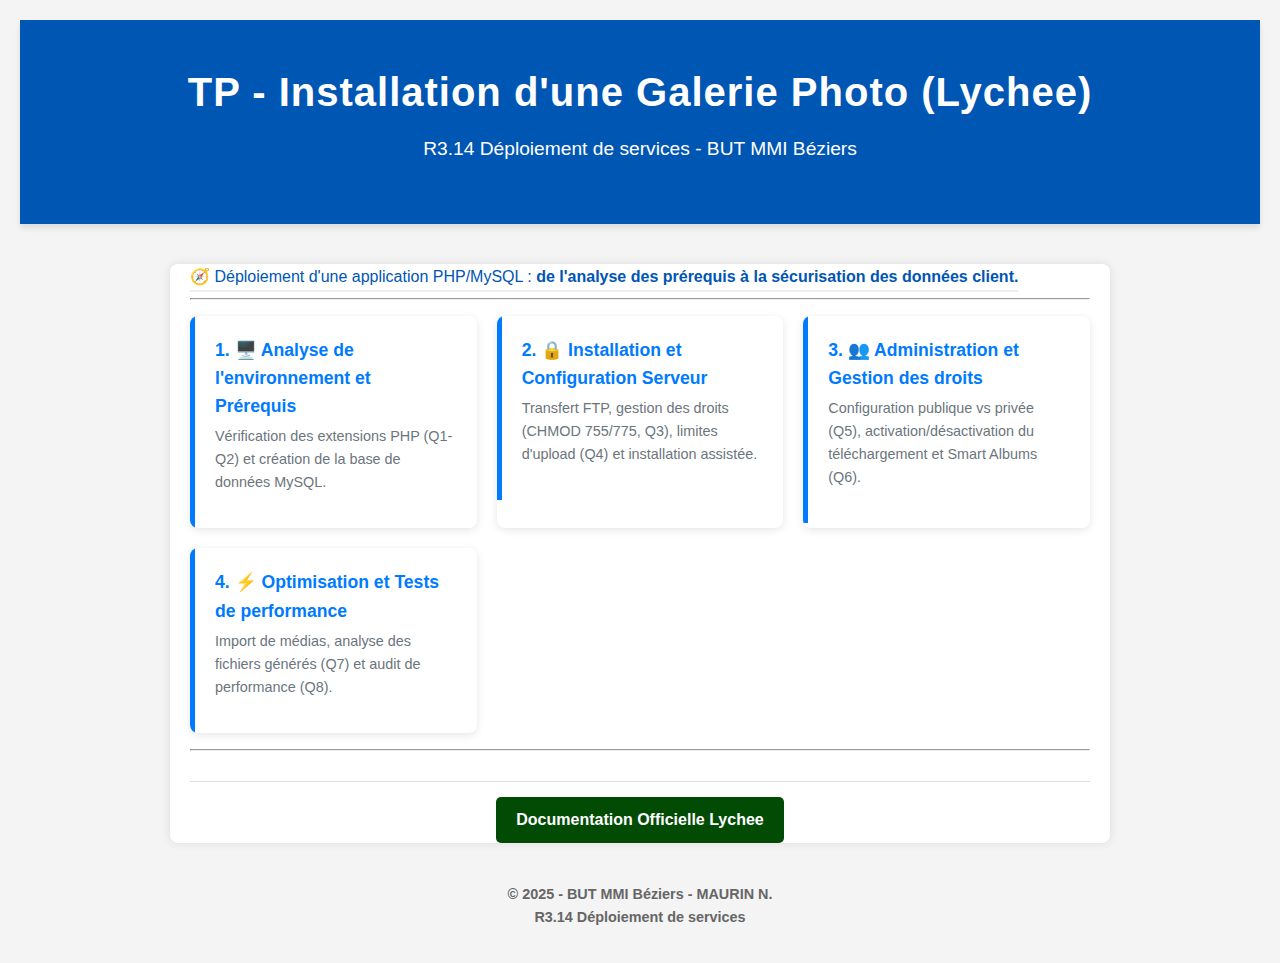
<file: index.html>
<!DOCTYPE html>
<html lang="fr">
  <head>
    <meta charset="UTF-8" />
    <meta name="viewport" content="width=device-width, initial-scale=1.0" />
    <title>TP - Galerie Photo Lychee (R3.14)</title>
    <link rel="stylesheet" href="style.css" />
  </head>
  <body>
    <header class="header">
      <h1>TP - Installation d'une Galerie Photo (Lychee)</h1>
      <p>R3.14 Déploiement de services - BUT MMI Béziers</p>
    </header>

    <div class="container">
      <page2
        >🧭 Déploiement d'une application PHP/MySQL : <strong>de l'analyse des prérequis
        à la sécurisation des données client.</page2
      >
      <hr />

      <ul class="nav-menu">
        <li>
          <a href="page_1.html">
            <p class="menu-title">
              1. 🖥️ Analyse de l'environnement et Prérequis
            </p>
            <p class="menu-subtitle">
              Vérification des extensions PHP (Q1-Q2) et création de la base de
              données MySQL.
            </p>
          </a>
        </li>
        <li>
          <a href="page_2.html">
            <p class="menu-title">
              2. 🔒 Installation et Configuration Serveur
            </p>
            <p class="menu-subtitle">
              Transfert FTP, gestion des droits (CHMOD 755/775, Q3), limites
              d'upload (Q4) et installation assistée.
            </p>
          </a>
        </li>
        <li>
          <a href="page_3.html">
            <p class="menu-title">3. 👥 Administration et Gestion des droits</p>
            <p class="menu-subtitle">
              Configuration publique vs privée (Q5), activation/désactivation du
              téléchargement et Smart Albums (Q6).
            </p>
          </a>
        </li>
        <li>
          <a href="page_4.html">
            <p class="menu-title">4. ⚡ Optimisation et Tests de performance</p>
            <p class="menu-subtitle">
              Import de médias, analyse des fichiers générés (Q7) et audit de
              performance (Q8).
            </p>
          </a>
        </li>
      </ul>

      <hr />

      <div class="exemple-menu">
        <a href="https://lycheeorg.dev/docs/" target="_blank">
          Documentation Officielle Lychee
        </a>
      </div>
    </div>

    <footer>
      <p style="text-align: center; font-size: 0.9em; color: #666">
        © 2025 - BUT MMI Béziers - MAURIN N.
        <br />R3.14 Déploiement de services
      </p>
    </footer>
  </body>
</html>
</file>
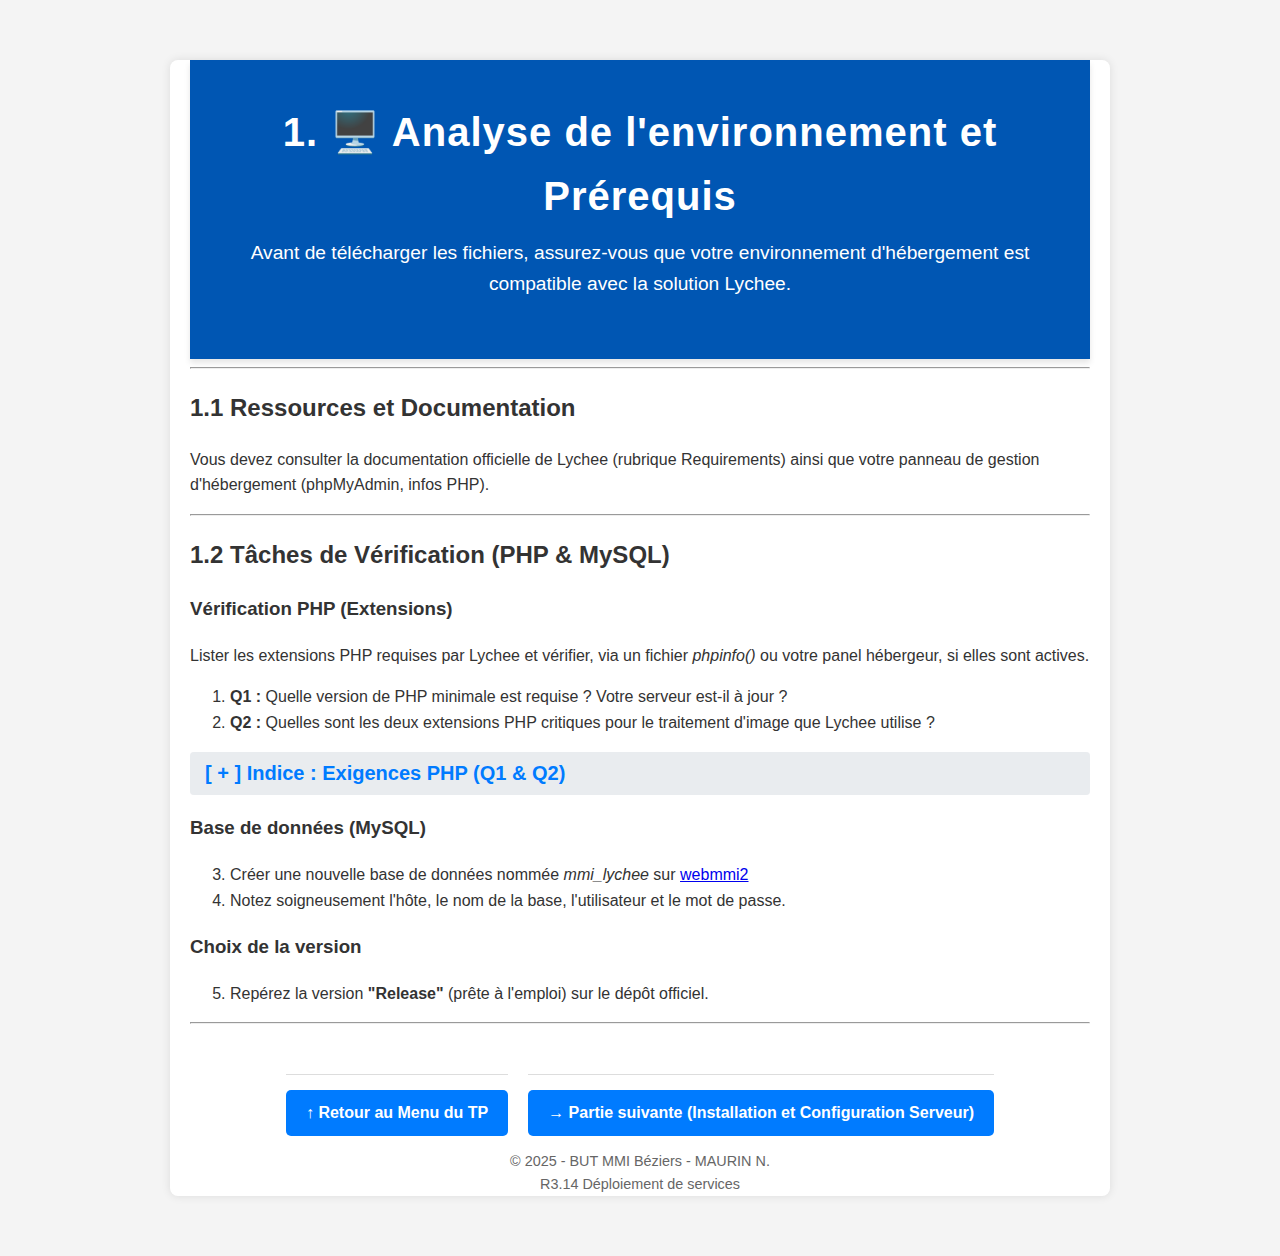
<file: page_1.html>
<!DOCTYPE html>
<html lang="fr">
  <head>
    <meta charset="UTF-8" />
    <meta name="viewport" content="width=device-width, initial-scale=1.0" />
    <title>TP Lychee - 1. Analyse de l'environnement et Prérequis</title>
    <link rel="stylesheet" href="style.css" />
  </head>
  <body>
    <div class="container">
      <header class="header">
        <h1>1. 🖥️ Analyse de l'environnement et Prérequis</h1>
        <p>
          Avant de télécharger les fichiers, assurez-vous que votre
          environnement d'hébergement est compatible avec la solution Lychee.
        </p>
      </header>

      <hr />

      <section id="resources">
        <h2>1.1 Ressources et Documentation</h2>
        <p>
          Vous devez consulter la documentation officielle de Lychee (rubrique
          Requirements) ainsi que votre panneau de gestion d'hébergement
          (phpMyAdmin, infos PHP).
        </p>
      </section>

      <hr />

      <section id="php-db">
        <h2>1.2 Tâches de Vérification (PHP & MySQL)</h2>

        <h3>Vérification PHP (Extensions)</h3>
        <p>
          Lister les extensions PHP requises par Lychee et vérifier, via un
          fichier <em>phpinfo()</em> ou votre panel hébergeur, si elles sont
          actives.
        </p>
        <ol>
          <li>
            <strong>Q1 :</strong> Quelle version de PHP minimale est requise ?
            Votre serveur est-il à jour ?
          </li>
          <li>
            <strong>Q2 :</strong> Quelles sont les deux extensions PHP critiques
            pour le traitement d'image que Lychee utilise ?
          </li>
        </ol>

        <div class="code-step">
          <button class="toggle-button-code" onclick="toggleCode(this)">
            [ + ] Indice : Exigences PHP (Q1 & Q2)
          </button>
          <div class="code-content">
            <p>
              Consultez la documentation de Lychee. La version PHP minimale est
              généralement indiquée, et les extensions graphiques sont souvent
              <strong>GD</strong> et/ou <strong>Imagick</strong>. Vous pouvez
              vérifier leur statut dans votre <em>phpinfo()</em>.
            </p>
            <pre><code># Exemple de vérification (via un fichier phpinfo.php)
&lt;?php
  // Regardez si les sections GD et/ou Imagick sont actives.
  phpinfo(); 
?&gt;</code></pre>
          </div>
        </div>

        <h3>Base de données (MySQL)</h3>
        <ol start="3">
          <li>
            Créer une nouvelle base de données nommée <em>mmi_lychee</em> sur
            <a href="https://web-mmi2.iutbeziers.fr/my" target="_blank"
              >webmmi2
            </a>
          </li>
          <li>
            Notez soigneusement l'hôte, le nom de la base, l'utilisateur et le
            mot de passe.
          </li>
        </ol>

        <h3>Choix de la version</h3>
        <ol start="5">
          <li>
            Repérez la version <strong>"Release"</strong> (prête à l'emploi) sur
            le dépôt officiel.
          </li>
        </ol>
      </section>

      <hr />

      <div class="menu-buttons">
        <div class="back-to-menu">
          <a href="index.html">↑ Retour au Menu du TP</a>
        </div>
        <div class="back-to-menu">
          <a href="page_2.html"
            >→ Partie suivante (Installation et Configuration Serveur)</a
          >
        </div>
      </div>

      <footer>
        <p style="text-align: center; font-size: 0.9em; color: #666">
          © 2025 - BUT MMI Béziers - MAURIN N.
          <br />R3.14 Déploiement de services
        </p>
      </footer>
    </div>
    <script src="script.js"></script>
  </body>
</html>
</file>
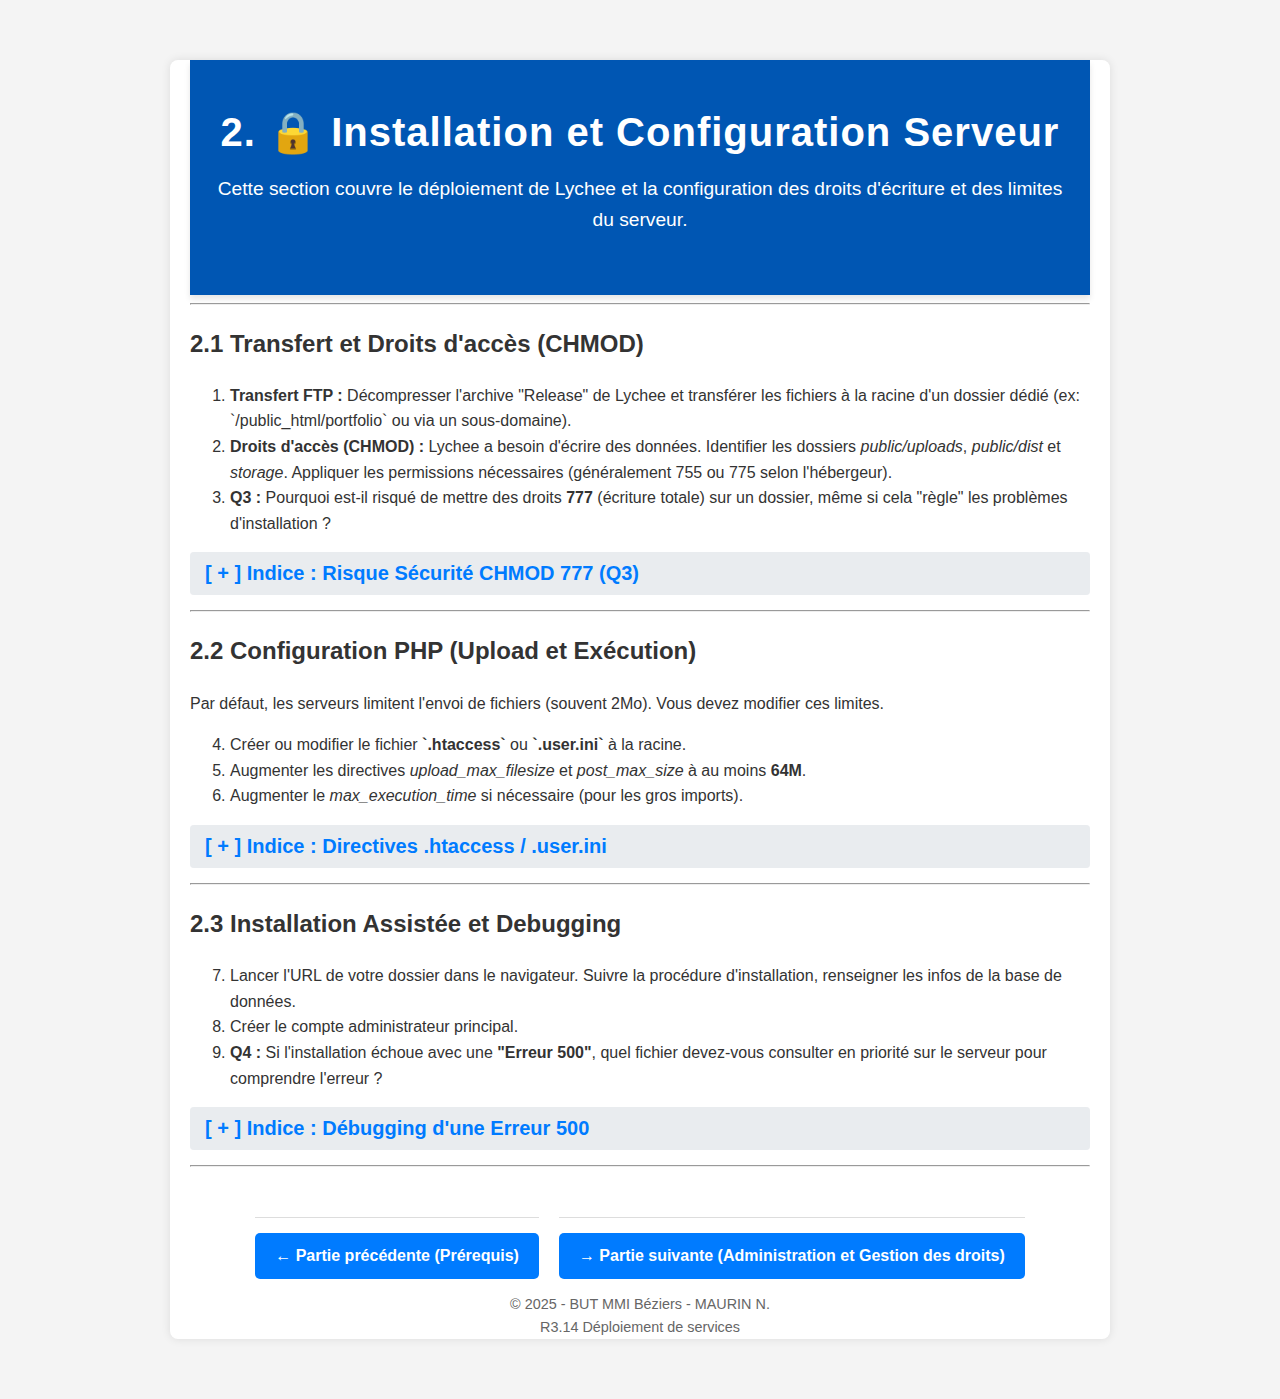
<file: page_2.html>
<!DOCTYPE html>
<html lang="fr">
  <head>
    <meta charset="UTF-8" />
    <meta name="viewport" content="width=device-width, initial-scale=1.0" />
    <title>TP Lychee - 2. Installation et Configuration Serveur</title>
    <link rel="stylesheet" href="style.css" />
  </head>
  <body>
    <div class="container">
      <header class="header">
        <h1>2. 🔒 Installation et Configuration Serveur</h1>
        <p>
          Cette section couvre le déploiement de Lychee et la configuration des
          droits d'écriture et des limites du serveur.
        </p>
      </header>

      <hr />

      <section id="deployment">
        <h2>2.1 Transfert et Droits d'accès (CHMOD)</h2>
        <ol>
          <li><strong>Transfert FTP :</strong> Décompresser l'archive "Release" de Lychee et
            transférer les fichiers à la racine d'un dossier dédié (ex:
            `/public_html/portfolio` ou via un sous-domaine).
          </li>
          <li><strong>Droits d'accès (CHMOD) :</strong> Lychee a besoin d'écrire des données.
            Identifier les dossiers <em>public/uploads</em>, <em>public/dist</em> et
            <em>storage</em>. Appliquer les permissions nécessaires (généralement
            755 ou 775 selon l'hébergeur).
          </li>
          <li>
            <strong>Q3 :</strong> Pourquoi est-il risqué de mettre des droits
            <strong>777</strong>
            (écriture totale) sur un dossier, même si cela "règle" les problèmes
            d'installation ?
          </li>
        </ol>

        <div class="code-step">
          <button class="toggle-button-code" onclick="toggleCode(this)">
            [ + ] Indice : Risque Sécurité CHMOD 777 (Q3)
          </button>
          <div class="code-content">
            <p>
              <strong>Rappel :</strong> <em>777</em> signifie que <strong>tout le monde</strong> (Propriétaire,
              Groupe, et Autres/Internet) a le droit de lire, écrire et
              exécuter.
            </p>
            <p>
              <strong>Réflexion :</strong> Si un attaquant parvient à téléverser un fichier
              malveillant (script PHP) dans un dossier en 777, le serveur pourra
              l'exécuter.
            </p>
          </div>
        </div>
      </section>

      <hr />

      <section id="config-php">
        <h2>2.2 Configuration PHP (Upload et Exécution)</h2>
        <p>
          Par défaut, les serveurs limitent l'envoi de fichiers (souvent 2Mo).
          Vous devez modifier ces limites.
        </p>
        <ol start="4">
          <li>
            Créer ou modifier le fichier <strong>`.htaccess`</strong> ou <strong>`.user.ini`</strong> à la
            racine.
          </li>
          <li>
            Augmenter les directives <em>upload_max_filesize</em> et
            <em>post_max_size</em> à au moins <strong>64M</strong>.
          </li>
          <li>
            Augmenter le <em>max_execution_time</em> si nécessaire (pour les gros
            imports).
          </li>
        </ol>

        <div class="code-step">
          <button class="toggle-button-code" onclick="toggleCode(this)">
            [ + ] Indice : Directives .htaccess / .user.ini
          </button>
          <div class="code-content">
            <p>
              Les directives PHP à ajouter dans votre fichier de configuration :
            </p>
            <pre><code>php_value upload_max_filesize 64M
php_value post_max_size 64M
php_value max_execution_time 300</code></pre>
          </div>
        </div>
      </section>

      <hr />

      <section id="assisted-install">
        <h2>2.3 Installation Assistée et Debugging</h2>
        <ol start="7">
          <li>
            Lancer l'URL de votre dossier dans le navigateur. Suivre la
            procédure d'installation, renseigner les infos de la base de
            données.
          </li>
          <li>Créer le compte administrateur principal.</li>
          <li>
            <strong>Q4 :</strong> Si l'installation échoue avec une <strong>"Erreur 500"</strong>, quel
            fichier devez-vous consulter en priorité sur le serveur pour
            comprendre l'erreur ?
          </li>
        </ol>

        <div class="code-step">
          <button class="toggle-button-code" onclick="toggleCode(this)">
            [ + ] Indice : Débugging d'une Erreur 500
          </button>
          <div class="code-content">
            <p>
              Une Erreur 500 côté PHP est généralement causée par des erreurs de
              syntaxe dans <em>.htaccess</em> ou un problème de droits/version PHP. Le
              fichier à consulter en priorité est le **fichier de logs**
              d'erreurs du serveur Web (souvent appelé <em>error.log</em> ou
              <em>logs/apache_error.log</em> si vous utilisez Apache).
            </p>
          </div>
        </div>
      </section>

      <hr />

      <div class="menu-buttons">
        <div class="back-to-menu">
          <a href="page_1.html">← Partie précédente (Prérequis)</a>
        </div>
        <div class="back-to-menu">
          <a href="page_3.html"
            >→ Partie suivante (Administration et Gestion des droits)</a
          >
        </div>
      </div>

      <footer>
      <p style="text-align: center; font-size: 0.9em; color: #666">
        © 2025 - BUT MMI Béziers - MAURIN N.
        <br />R3.14 Déploiement de services
      </p>
    <script src="script.js"></script>
  </body>
</html>
</file>
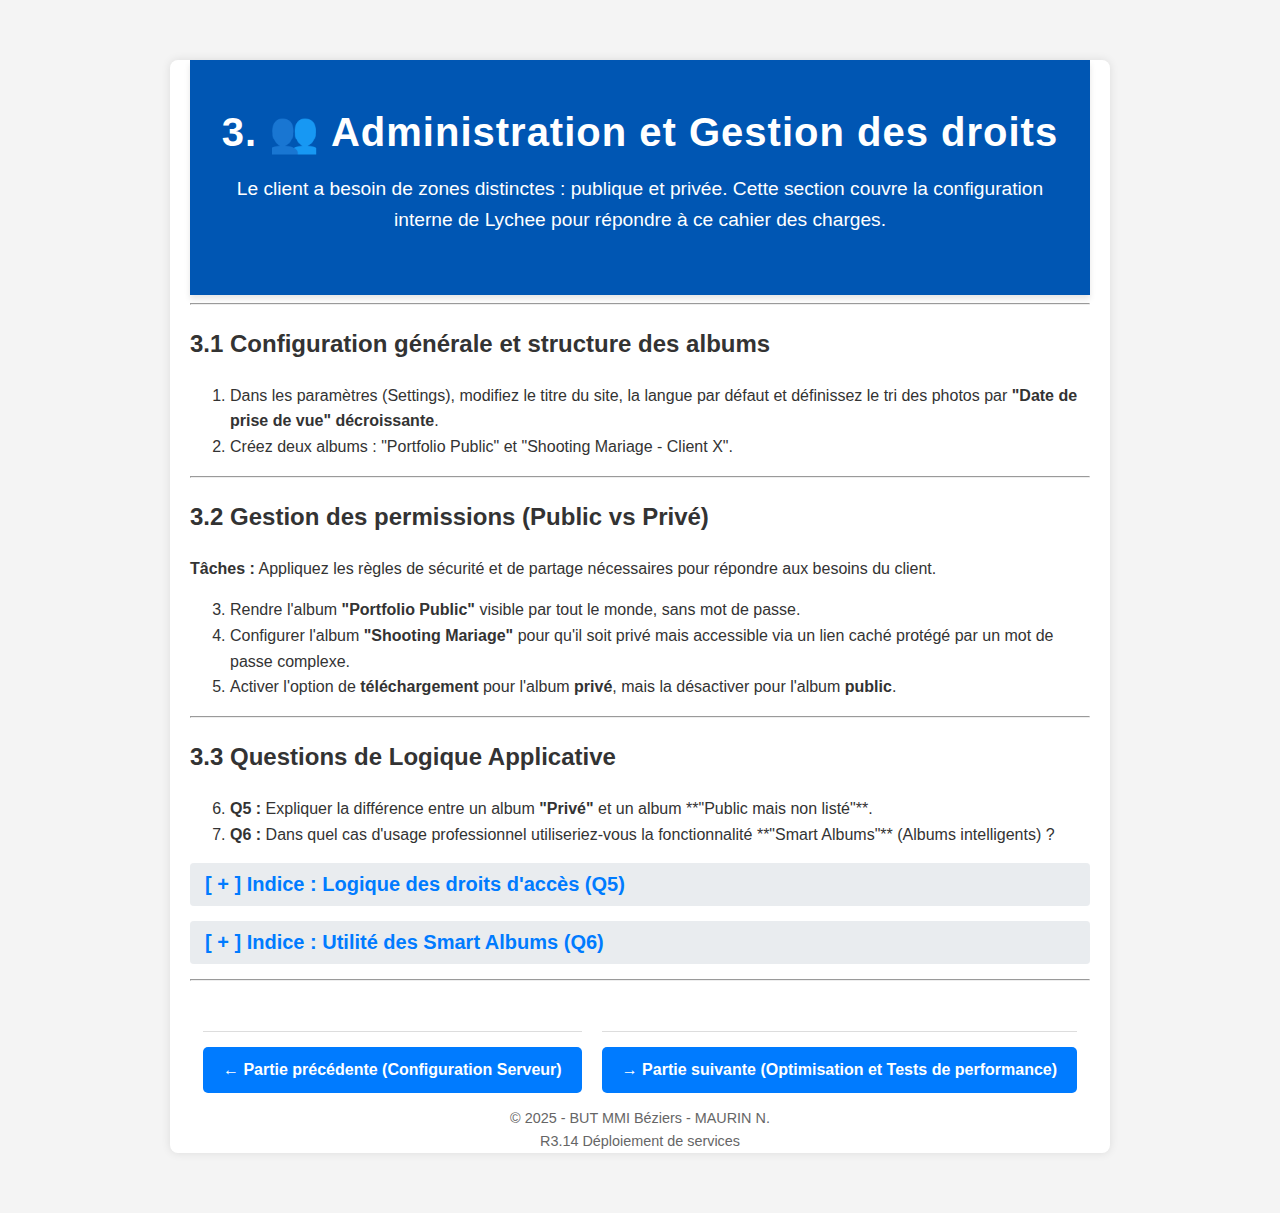
<file: page_3.html>
<!DOCTYPE html>
<html lang="fr">
  <head>
    <meta charset="UTF-8" />
    <meta name="viewport" content="width=device-width, initial-scale=1.0" />
    <title>TP Lychee - 3. Administration et Gestion des droits</title>
    <link rel="stylesheet" href="style.css" />
  </head>
  <body>
    <div class="container">
      <header class="header">
        <h1>3. 👥 Administration et Gestion des droits</h1>
        <p>
          Le client a besoin de zones distinctes : publique et privée. Cette
          section couvre la configuration interne de Lychee pour répondre à ce
          cahier des charges.
        </p>
      </header>

      <hr />

      <section id="general-config">
        <h2>3.1 Configuration générale et structure des albums</h2>
        <ol>
          <li>
            Dans les paramètres (Settings), modifiez le titre du site, la langue
            par défaut et définissez le tri des photos par
            <strong>"Date de prise de vue" décroissante</strong>.
          </li>
          <li>
            Créez deux albums : "Portfolio Public" et "Shooting Mariage - Client
            X".
          </li>
        </ol>
      </section>

      <hr />

      <section id="permissions-config">
        <h2>3.2 Gestion des permissions (Public vs Privé)</h2>
        <p>
          <strong>Tâches :</strong> Appliquez les règles de sécurité et de
          partage nécessaires pour répondre aux besoins du client.
        </p>
        <ol start="3">
          <li>
            Rendre l'album <strong>"Portfolio Public"</strong> visible par tout
            le monde, sans mot de passe.
          </li>
          <li>
            Configurer l'album <strong>"Shooting Mariage"</strong> pour qu'il
            soit privé mais accessible via un lien caché protégé par un mot de
            passe complexe.
          </li>
          <li>
            Activer l'option de <strong>téléchargement</strong> pour l'album
            <strong>privé</strong>, mais la désactiver pour l'album
            <strong>public</strong>.
          </li>
        </ol>
      </section>

      <hr />

      <section id="questions-logic">
        <h2>3.3 Questions de Logique Applicative</h2>
        <ol start="6">
          <li>
            <strong>Q5 :</strong> Expliquer la différence entre un album
            <strong>"Privé"</strong> et un album **"Public mais non listé"**.
          </li>
          <li>
            <strong>Q6 :</strong> Dans quel cas d'usage professionnel
            utiliseriez-vous la fonctionnalité **"Smart Albums"** (Albums
            intelligents) ?
          </li>
        </ol>

        <div class="code-step">
          <button class="toggle-button-code" onclick="toggleCode(this)">
            [ + ] Indice : Logique des droits d'accès (Q5)
          </button>
          <div class="code-content">
            <p>
              <strong>Privé :</strong> Seul le propriétaire (admin) peut y
              accéder en étant connecté, ou si un mot de passe est partagé. Il
              n'est jamais visible.
            </p>
            <p>
              <strong>Public mais non listé :</strong> L'album est accessible
              via son URL directe (il est public) mais il n'apparaît pas dans la
              liste des albums sur la page d'accueil de la galerie (il est caché
              aux yeux des visiteurs non informés).
            </p>
          </div>
        </div>

        <div class="code-step">
          <button class="toggle-button-code" onclick="toggleCode(this)">
            [ + ] Indice : Utilité des Smart Albums (Q6)
          </button>
          <div class="code-content">
            <p>
              Les Smart Albums (ou Albums intelligents) regroupent les photos
              automatiquement selon un critère spécifique (ex: toutes les photos
              prises en 2024, toutes les vidéos, ou les photos marquées comme
              "Favoris").
            </p>
            <p>
              <strong>Réflexion :</strong> Imaginez un photographe qui veut
              rapidement créer un portfolio temporaire basé sur ses "coups de
              cœur" sans déplacer les fichiers sources.
            </p>
          </div>
        </div>
      </section>

      <hr />

      <div class="menu-buttons">
        <div class="back-to-menu">
          <a href="page_2.html">← Partie précédente (Configuration Serveur)</a>
        </div>
        <div class="back-to-menu">
          <a href="page_4.html"
            >→ Partie suivante (Optimisation et Tests de performance)</a
          >
        </div>
      </div>

      <footer>
      <p style="text-align: center; font-size: 0.9em; color: #666">
        © 2025 - BUT MMI Béziers - MAURIN N.
        <br />R3.14 Déploiement de services
      </p>
    </div>
    <script src="script.js"></script>
  </body>
</html>
</file>
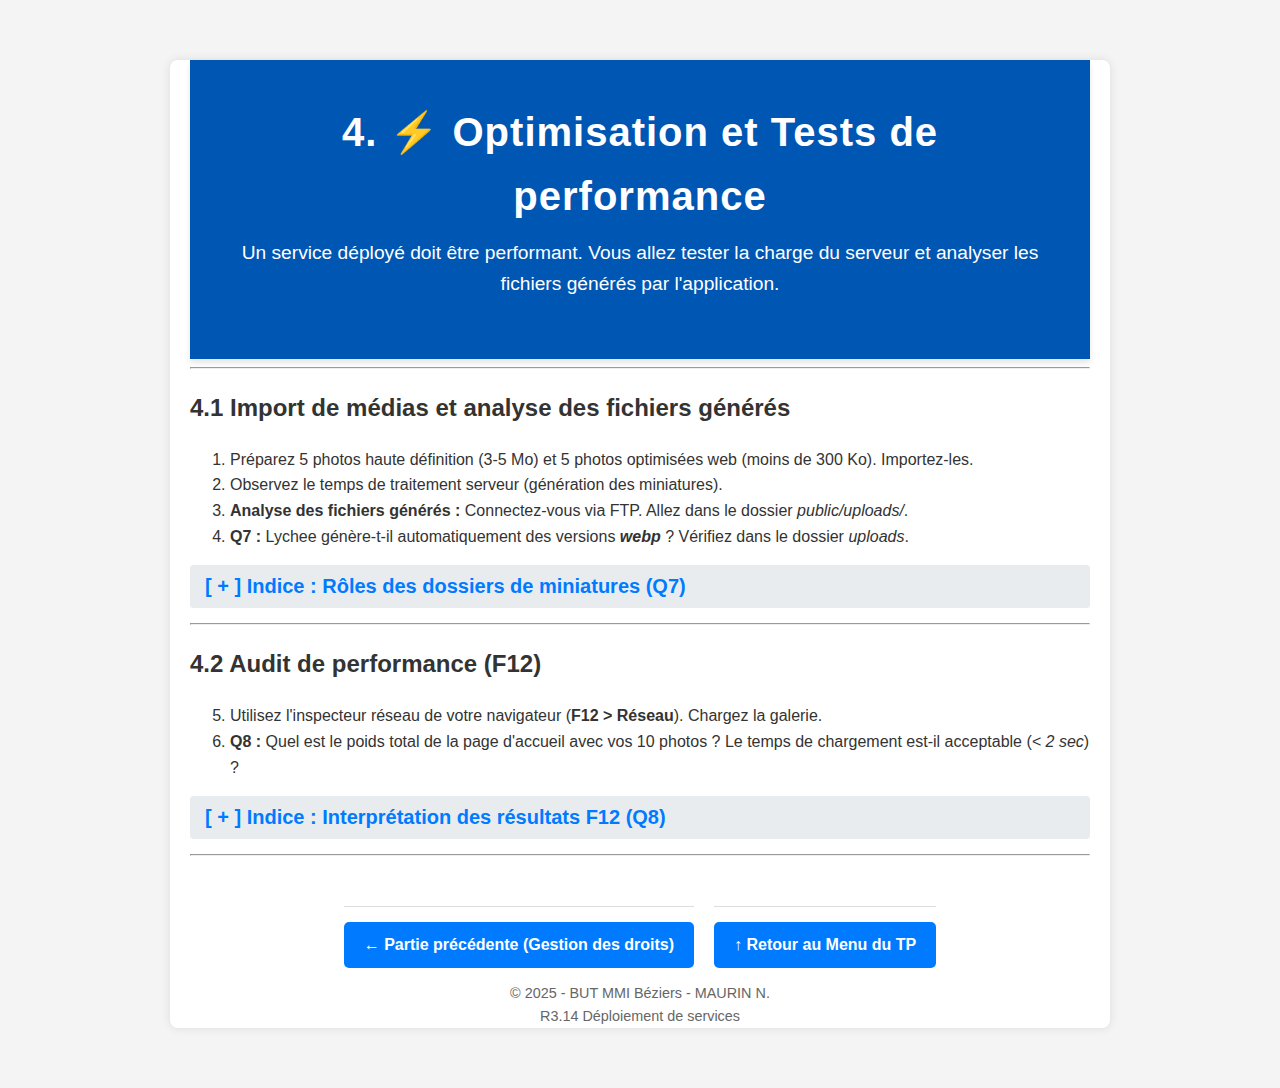
<file: page_4.html>
<!DOCTYPE html>
<html lang="fr">
  <head>
    <meta charset="UTF-8" />
    <meta name="viewport" content="width=device-width, initial-scale=1.0" />
    <title>TP Lychee - 4. Optimisation et Tests de performance</title>
    <link rel="stylesheet" href="style.css" />
  </head>
  <body>
    <div class="container">
      <header class="header">
        <h1>4. ⚡ Optimisation et Tests de performance</h1>
        <p>
          Un service déployé doit être performant. Vous allez tester la charge
          du serveur et analyser les fichiers générés par l'application.
        </p>
      </header>

      <hr />

      <section id="media-import">
        <h2>4.1 Import de médias et analyse des fichiers générés</h2>
        <ol>
          <li>
            Préparez 5 photos haute définition (3-5 Mo) et 5 photos optimisées
            web (moins de 300 Ko). Importez-les.
          </li>
          <li>
            Observez le temps de traitement serveur (génération des miniatures).
          </li>
          <li>
            <strong>Analyse des fichiers générés :</strong> Connectez-vous via
            FTP. Allez dans le dossier <em>public/uploads/</em>.
          </li>
          <li>
            <strong>Q7 :</strong> Lychee génère-t-il automatiquement des
            versions <strong><em>webp</em></strong> ? Vérifiez dans le dossier
            <em>uploads</em>.
          </li>
        </ol>

        <div class="code-step">
          <button class="toggle-button-code" onclick="toggleCode(this)">
            [ + ] Indice : Rôles des dossiers de miniatures (Q7)
          </button>
          <div class="code-content">
            <p>
              Observez comment Lychee stocke les fichiers dans les sous-dossiers
              : <em>big</em>, <em>medium</em>, <em>small</em>, <em>thumb</em>.
              L'objectif de ces dossiers est de servir la version la plus petite
              possible à l'utilisateur pour accélérer le chargement.
            </p>
            <p>
              <strong>Vérification WebP :</strong> Lychee utilise souvent des
              versions JPEG. La génération <em>webp</em> nécessite un support
              spécifique qui n'est pas toujours activé par défaut. Vérifiez
              l'extension des fichiers générés dans le dossier <em>uploads</em>.
            </p>
          </div>
        </div>
      </section>

      <hr />

      <section id="performance-audit">
        <h2>4.2 Audit de performance (F12)</h2>
        <ol start="5">
          <li>
            Utilisez l'inspecteur réseau de votre navigateur (<strong
              >F12 > Réseau</strong
            >). Chargez la galerie.
          </li>
          <li>
            <strong>Q8 :</strong> Quel est le poids total de la page d'accueil
            avec vos 10 photos ? Le temps de chargement est-il acceptable (<em
              >&lt; 2 sec</em
            >) ?
          </li>
        </ol>

        <div class="code-step">
          <button class="toggle-button-code" onclick="toggleCode(this)">
            [ + ] Indice : Interprétation des résultats F12 (Q8)
          </button>
          <div class="code-content">
            <p>
              <strong>Poids Total :</strong> La valeur "Transfer size" ou
              "Taille transférée" en bas du panneau réseau vous donne le poids
              total téléchargé.
            </p>
            <p>
              <strong>Temps de chargement :</strong> La valeur "Finish" ou
              "Terminé" vous donne le temps d'achèvement. Un bon temps de
              chargement pour un site moderne sur connexion rapide est souvent
              inférieur à 2 secondes.
            </p>
          </div>
        </div>
      </section>

      <hr />

      <div class="menu-buttons">
        <div class="back-to-menu">
          <a href="page_3.html">← Partie précédente (Gestion des droits)</a>
        </div>
        <div class="back-to-menu">
          <a href="index.html">↑ Retour au Menu du TP</a>
        </div>
      </div>

      <footer>
      <p style="text-align: center; font-size: 0.9em; color: #666">
        © 2025 - BUT MMI Béziers - MAURIN N.
        <br />R3.14 Déploiement de services
      </p>
    </div>
    <script src="script.js"></script>
  </body>
</html>
</file>
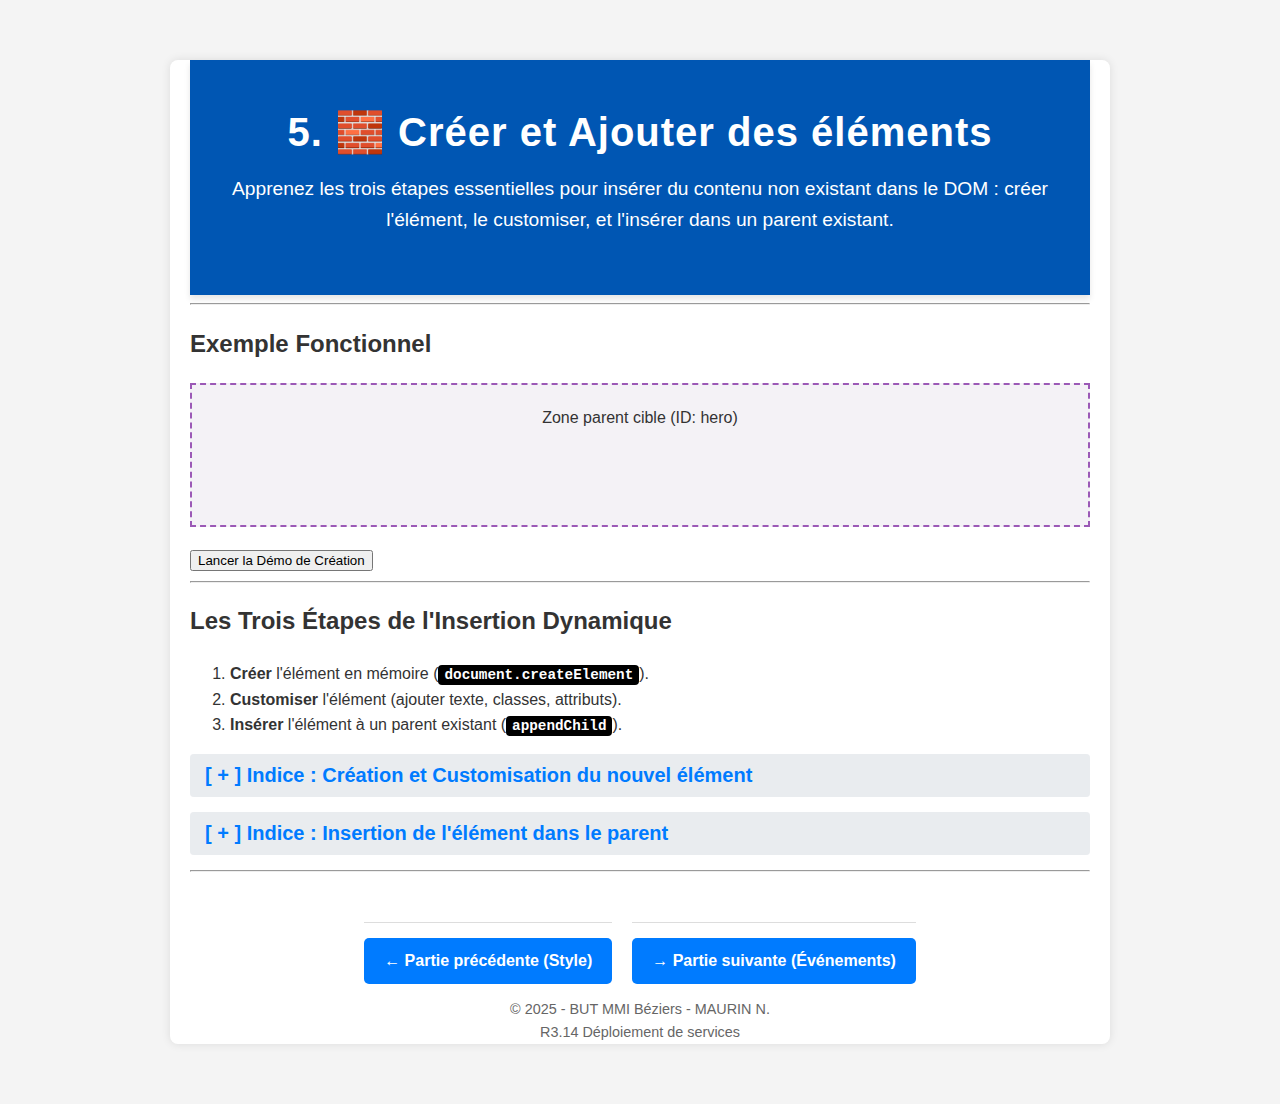
<file: page_5.html>
<!DOCTYPE html>
<html lang="fr">
  <head>
    <meta charset="UTF-8" />
    <meta name="viewport" content="width=device-width, initial-scale=1.0" />
    <title>5. Créer et Ajouter des éléments</title>
    <link rel="stylesheet" href="style.css" />
    <style>
      #hero {
        border: 2px dashed #9b59b6;
        padding: 20px;
        margin: 20px 0;
        min-height: 100px;
        background-color: #f4f2f6;
        display: flex;
        flex-direction: column;
        gap: 10px;
        text-align: center;
      }
      .btn-primary {
        background-color: #2ecc71;
        color: white;
        padding: 10px 20px;
        border: none;
        cursor: pointer;
      }
      code {
        font-size: 1.1em;
      }
    </style>
  </head>
  <body>
    <div class="container">
      <header class="header">
        <h1>5. 🧱 Créer et Ajouter des éléments</h1>
        <p>
          Apprenez les trois étapes essentielles pour insérer du contenu non
          existant dans le DOM : créer l'élément, le customiser, et l'insérer
          dans un parent existant.
        </p>
      </header>

      <hr />

      <section id="demo">
        <h2>Exemple Fonctionnel</h2>
        <div class="hero" id="hero">Zone parent cible (ID: hero)</div>
        <button onclick="runPage5Examples()">Lancer la Démo de Création</button>
      </section>

      <hr />

      <section id="creation-steps">
        <h2>Les Trois Étapes de l'Insertion Dynamique</h2>
        <ol>
          <li>
            <strong>Créer</strong> l'élément en mémoire
            (<code>document.createElement</code>).
          </li>
          <li>
            <strong>Customiser</strong> l'élément (ajouter texte, classes,
            attributs).
          </li>
          <li>
            <strong>Insérer</strong> l'élément à un parent existant
            (<code>appendChild</code>).
          </li>
        </ol>

        <!-- Indice 1 : Création et Customisation -->
        <div class="code-step">
          <button class="toggle-button-code" onclick="toggleCode(this)">
            [ + ] Indice : Création et Customisation du nouvel élément
          </button>
          <div class="code-content">
            <p>
              <strong>Objectif :</strong> Créer un nouvel élément
              <em>&lt;button&gt;</em> et lui donner du contenu et une classe.
            </p>
            <pre><code>// 1. Création de l'élément :
const nouveauBouton = document.createElement('button');

// 2. Customisation (remplir et styler) :
nouveauBouton.textContent = "Bouton créé";
nouveauBouton.classList.add('btn-primary');</code></pre>
          </div>
        </div>

        <!-- Indice 2 : Insertion dans le DOM -->
        <div class="code-step">
          <button class="toggle-button-code" onclick="toggleCode(this)">
            [ + ] Indice : Insertion de l'élément dans le parent
          </button>
          <div class="code-content">
            <p>
              <strong>Objectif :</strong> Insérer le bouton créé à la fin de la
              zone parent <em>#hero</em>.
            </p>
            <pre><code>// 1. Sélection du parent :
const sectionHero = document.querySelector('#hero');
 
// 2. Insertion à la fin de la liste des enfants :
sectionHero.appendChild(nouveauBouton);</code></pre>
          </div>
        </div>
      </section>

      <hr />

      <div class="menu-buttons">
        <div class="back-to-menu">
          <a href="page_4.html">← Partie précédente (Style)</a>
        </div>
        <div class="back-to-menu">
          <a href="page_6.html">→ Partie suivante (Événements)</a>
        </div>
      </div>

      <footer>
      <p style="text-align: center; font-size: 0.9em; color: #666">
        © 2025 - BUT MMI Béziers - MAURIN N.
        <br />R3.14 Déploiement de services
      </p>
    </div>
    <script src="script.js"></script>
  </body>
</html>
</file>
<file: style.css>
.back-to-menu {
  text-align: center;
  margin-top: 30px;
  padding-top: 15px;
  border-top: 1px solid #ddd;
}
.back-to-menu a {
  display: inline-block;
  padding: 10px 20px;
  background-color: #007bff; /* Bleu standard */
  color: white;
  text-decoration: none;
  border-radius: 5px;
  font-weight: bold;
  transition: background-color 0.2s;
}
.back-to-menu a:hover {
  background-color: #0056b3; /* Bleu MMI pour le survol */
}
.exemple-menu {
  text-align: center;
  margin-top: 30px;
  padding-top: 15px;
  border-top: 1px solid #ddd;
}
.exemple-menu a {
  display: inline-block;
  padding: 10px 20px;
  background-color: #024b05;
  color: white;
  text-decoration: none;
  border-radius: 5px;
  font-weight: bold;
  transition: background-color 0.2s;
}
.exemple-menu a:hover {
  background-color: #048234; /* pour le survol */
}
.menu-buttons {
  display: flex; /* Active Flexbox */
  justify-content: center; /* Centre les boutons horizontalement */
  gap: 20px; /* Espace entre les deux boutons */
  margin-top: 20px; /* Optionnel : espace au-dessus */
}

/* Styles de base pour la lisibilité */
body {
  font-family: Arial, sans-serif;
  line-height: 1.6;
  margin: 0;
  padding: 20px;
  background-color: #f4f4f4;
  color: #333;
}
.container {
  max-width: 1000px;
  margin: 0 auto;
  background-color: #fff;
  padding: 30px;
  border-radius: 8px;
  box-shadow: 0 0 10px rgba(0, 0, 0, 0.1);
}
page1,
page2,
page3 {
  color: #0056b3; /* Bleu MMI */
  border-bottom: 2px solid #eee;
  padding-bottom: 5px;
  margin-top: 20px;
}
page1 {
  text-align: center;
}
.figure {
  text-align: center;
  margin: 20px 0;
}
.figure img {
  max-width: 100%;
  height: auto;
  border: 1px solid #ccc;
  border-radius: 4px;
}
.figure figcaption {
  margin-top: 10px;
  font-style: italic;
  color: #666;
}
.extension-list {
  list-style: none;
  padding-left: 0;
}
.extension-list li {
  background-color: #e9ecef;
  margin-bottom: 10px;
  padding: 10px;
  border-left: 5px solid #007bff; /* Bleu VScode */
  border-radius: 4px;
}
.extension-list strong {
  color: #007bff;
}
.note {
  background-color: #fff3cd;
  color: #856404;
  padding: 15px;
  border-radius: 4px;
  border: 1px solid #ffeeba;
  margin-top: 15px;
}
/* Styles Généraux et Charte MMI 
body {
  font-family: "Segoe UI", Tahoma, Geneva, Verdana, sans-serif;
  line-height: 1.6;
  margin: 0;
  padding: 0;
  background-color: #f8f9fa; 
  color: #343a40;
}*/
.header {
  background-color: #0056b3; /* Bleu MMI principal */
  color: white;
  padding: 40px 20px;
  text-align: center;
  box-shadow: 0 4px 6px rgba(0, 0, 0, 0.1);
}
.header h1 {
  margin: 0;
  font-size: 2.5em;
  letter-spacing: 1px;
}
.header p {
  font-size: 1.2em;
  margin-top: 10px;
}
.container {
  max-width: 900px;
  margin: 40px auto;
  padding: 0 20px;
}

/* Styles du Menu de Navigation (Moderne et Élégant) */
.nav-menu {
  list-style: none;
  padding: 0;
  display: grid;
  grid-template-columns: repeat(auto-fit, minmax(250px, 1fr));
  gap: 20px;
}
.nav-menu li {
  background-color: #ffffff;
  border-radius: 8px;
  box-shadow: 0 2px 8px rgba(0, 0, 0, 0.1);
  transition: transform 0.2s, box-shadow 0.2s;
  overflow: hidden;
}
.nav-menu li:hover {
  transform: translateY(-5px);
  box-shadow: 0 6px 15px rgba(0, 0, 0, 0.2);
}
.nav-menu a {
  text-decoration: none;
  color: #343a40;
  display: block;
  padding: 20px;
  font-weight: bold;
  border-left: 5px solid #007bff; /* Barre VScode / Accentuation */
  transition: background-color 0.2s;
}
.nav-menu a:hover {
  background-color: #f0f8ff; /* Bleu très léger au survol */
}

/* Titres dans le menu */
.menu-title {
  font-size: 1.1em;
  margin: 0;
  color: #007bff;
}
.menu-subtitle {
  font-size: 0.9em;
  font-weight: normal;
  color: #6c757d;
  margin-top: 5px;
}

table {
  width: 100%; /* Laisser le contrôle de la largeur aux balises HTML */
  border-collapse: collapse;
  margin: 15px 0;
}
table,
th,
td {
  border: 1px solid #ddd;
}
th,
td {
  padding: 10px;
  text-align: center;
}
th {
  background-color: #f2f2f2;
}
/* Style pour aligner le tableau à 50% de largeur */
.table-50 {
  width: 60%;
  margin-left: auto; /* Centre le tableau */
  margin-right: auto; /* Centre le tableau */
}
/* Style pour aligner les deux tableaux si nécessaire */
.table-group {
  display: flex; /* Peut être utile pour un alignement côte à côte, mais ici pour un alignement centré des blocs */
  flex-direction: column;
  align-items: center; /* Centre les éléments enfants (les tableaux) */
}
.td-center {
  text-align: center !important;
  /* !important est utilisé ici pour s'assurer que cette règle surcharge le "text-align: left" général */
}

/* Style global pour les balises <code> : gras, texte blanc, fond noir, police 14px */
code {
  font-weight: 700;
  color: #ffffff;
  background-color: #000000;
  font-size: 22px;
  font-family: monospace;
  padding: 2px 6px;
  border-radius: 4px;
}

/* Assurer que les <code> à l'intérieur de <pre> conservent leur mise en forme mais adoptent la couleur/fond */
pre code {
  display: inline-block;
  color: #ffffff;
  background-color: #000000;
  padding: 4px 8px;
  border-radius: 4px;
  font-size: 22px;
  font-weight: normal;
}

/* --- STYLES PÉDAGOGIQUES POUR BLOCS DE CODE DÉPLIABLES --- */

/* La classe .code-step devient le conteneur du bouton et du contenu */
.code-step {
  margin-bottom: 15px;
  border-radius: 4px;
  background-color: #f8f9fa; /* Fond très clair pour le conteneur */
}

/* 1. État initial : Masqué (max-height: 0) */
.code-content {
  /* 🛑 Cette propriété masque le contenu au chargement de la page 🛑 */
  max-height: 0;
  overflow: hidden;
  transition: max-height 0.4s ease-out; /* Animation douce */
  font-size: 18px;
  /* Style visuel du bloc de code (barre latérale bleue) */
  padding: 0 15px 0 15px;
  border-left: 5px solid #007bff; /* Barre VScode / Accentuation */
  font-family: monospace;
}
.code-content p,
.code-content strong {
  /* Exemple : taille de police pour le texte normal des indices */
  font-size: 1.15em;
  line-height: 1.5; /* Améliore la lisibilité */
}

/* 2. Style du bouton de bascule */
.toggle-button-code {
  display: block;
  width: 100%;
  text-align: left;
  padding: 10px 15px;
  background-color: #e9ecef; /* Fond clair */
  border: none;
  border-radius: 4px;
  cursor: pointer;
  font-weight: bold;
  font-size: 20px;
  color: #007bff;
  transition: background-color 0.2s;
}

.toggle-button-code:hover {
  background-color: #dee2e6;
}

/* 3. État déployé : Classe ajoutée par JavaScript */
.code-content.is-expanded {
  /* 600px est une valeur suffisante pour laisser le contenu se dérouler */
  max-height: 600px;
  padding-bottom: 15px;
  transition: max-height 0.6s ease-in-out;
}

/* Styles pour le contenu à l'intérieur du bloc */
.code-content p {
  padding-top: 15px;
}

.code-content pre {
  background-color: #000;
  padding: 10px;
  border-radius: 4px;
  overflow-x: auto;
}

/* Assurer que le style "code" est appliqué sans le padding de max-height:0 */
.code-content pre code {
  font-weight: normal;
  color: #fff;
  background-color: transparent;
  font-size: 1em;
  padding: 0;
  border-radius: 0;
}
</file>
